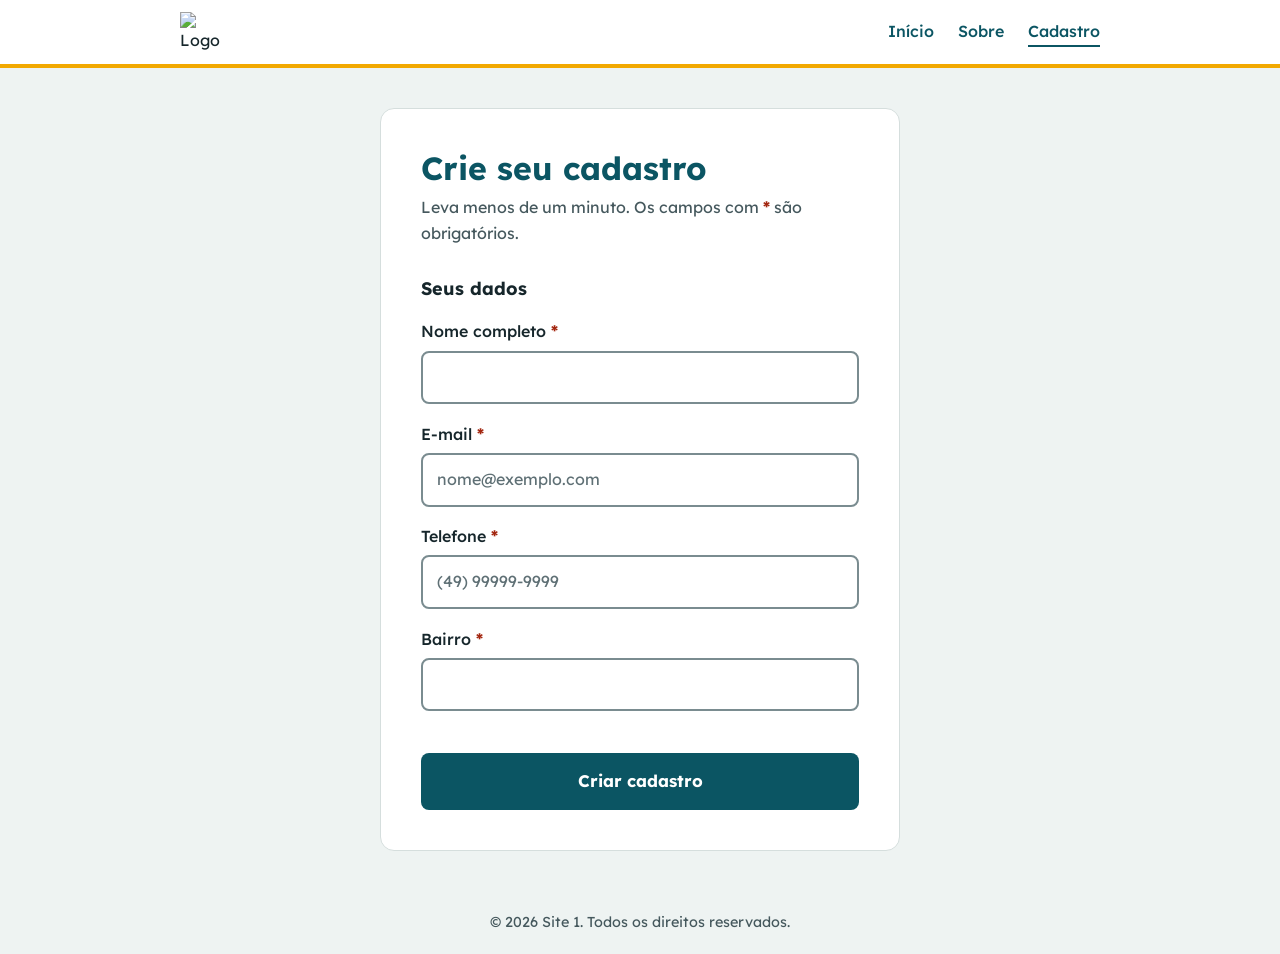
<file: cadastro.html>
<!DOCTYPE html>
<!-- lang="pt-BR" ajuda leitores de tela a pronunciar o texto corretamente -->
<html lang="pt-BR">
<head>
  <meta charset="UTF-8">
  <!-- Necessário para a página ficar responsiva no celular -->
  <meta name="viewport" content="width=device-width, initial-scale=1">
  <title>Cadastro | Site 1</title>

  <!-- Fonte Lexend (Google Fonts). Se não carregar, o CSS usa uma fonte do sistema -->
  <link rel="preconnect" href="https://fonts.googleapis.com">
  <link rel="preconnect" href="https://fonts.gstatic.com" crossorigin>
  <link href="https://fonts.googleapis.com/css2?family=Lexend:wght@400;500;700&display=swap" rel="stylesheet">

  <link rel="stylesheet" href="cadastro.css">
</head>
<body>

  <!-- Link para quem navega só pelo teclado pular direto ao formulário -->
  <a class="pular-menu" href="#conteudo">Ir para o formulário</a>

  <!-- CABEÇALHO: logo + menu de navegação -->
  <header class="topo">
    <div class="topo__conteudo">
      <!-- Imagem com texto alternativo (alt). Troque pelo seu logo. -->
      <img class="logo"
          rc="data:image/svg+xml;utf8,<svg xmlns='http://www.w3.org/2000/svg' viewBox='0 0 48 48'><rect width='48' height='48' rx='10' fill='%230B5563'/><path d='M14 32V16h6l4 8 4-8h6v16h-5V24l-3 6h-4l-3-6v8z' fill='white'/></svg>"
          alt="Logotipo do Site 1" width="40" height="40">

      <nav aria-label="Menu principal">
        <ul class="menu">
          <li><a href="index.html">Início</a></li>
          <li><a href="sobre.html">Sobre</a></li>
          <li><a href="cadastro.html" aria-current="page">Cadastro</a></li>
        </ul>
      </nav>
    </div>
  </header>

  <!-- CONTEÚDO PRINCIPAL: só existe um <main> por página -->
  <main id="conteudo">
    <section class="cadastro" aria-labelledby="titulo-cadastro">

      <!-- Título e texto de apoio: primeiro nível da hierarquia visual -->
      <h1 id="titulo-cadastro">Crie seu cadastro</h1>
      <p class="apoio">Leva menos de um minuto. Os campos com <span class="obrigatorio-marca" aria-hidden="true">*</span> são obrigatórios.</p>

      <!-- FORMULÁRIO -->
      <form action="#" method="post">

        <!-- fieldset agrupa campos relacionados; legend dá nome ao grupo -->
        <fieldset>
          <legend>Seus dados</legend>

          <!-- Cada label se liga ao campo pelo par for="..." / id="..." -->
          <div class="campo">
            <label for="nome">Nome completo <span class="obrigatorio-marca" aria-hidden="true">*</span></label>
            <input type="text" id="nome" name="nome" autocomplete="name" required>
          </div>

          <div class="campo">
            <label for="email">E-mail <span class="obrigatorio-marca" aria-hidden="true">*</span></label>
            <input type="email" id="email" name="email" autocomplete="email"
                placeholder="nome@exemplo.com" required>
          </div>

          <div class="campo">
            <label for="telefone">Telefone <span class="obrigatorio-marca" aria-hidden="true">*</span></label>
            <input type="tel" id="telefone" name="telefone" autocomplete="tel"
            placeholder="(49) 99999-9999" required>
          </div>

          <div class="campo">
            <label for="bairro">Bairro <span class="obrigatorio-marca" aria-hidden="true">*</span></label>
            <input type="text" id="bairro" name="bairro" required>
          </div>
        </fieldset>

        <!-- Botão de envio com destaque (estilo no CSS) -->
        <button type="submit" class="botao">Criar cadastro</button>
      </form>
    </section>
  </main>

  <!-- RODAPÉ -->
  <footer class="rodape">
    <p>&copy; 2026 Site 1. Todos os direitos reservados.</p>
  </footer>

</body>
</html>
</file>
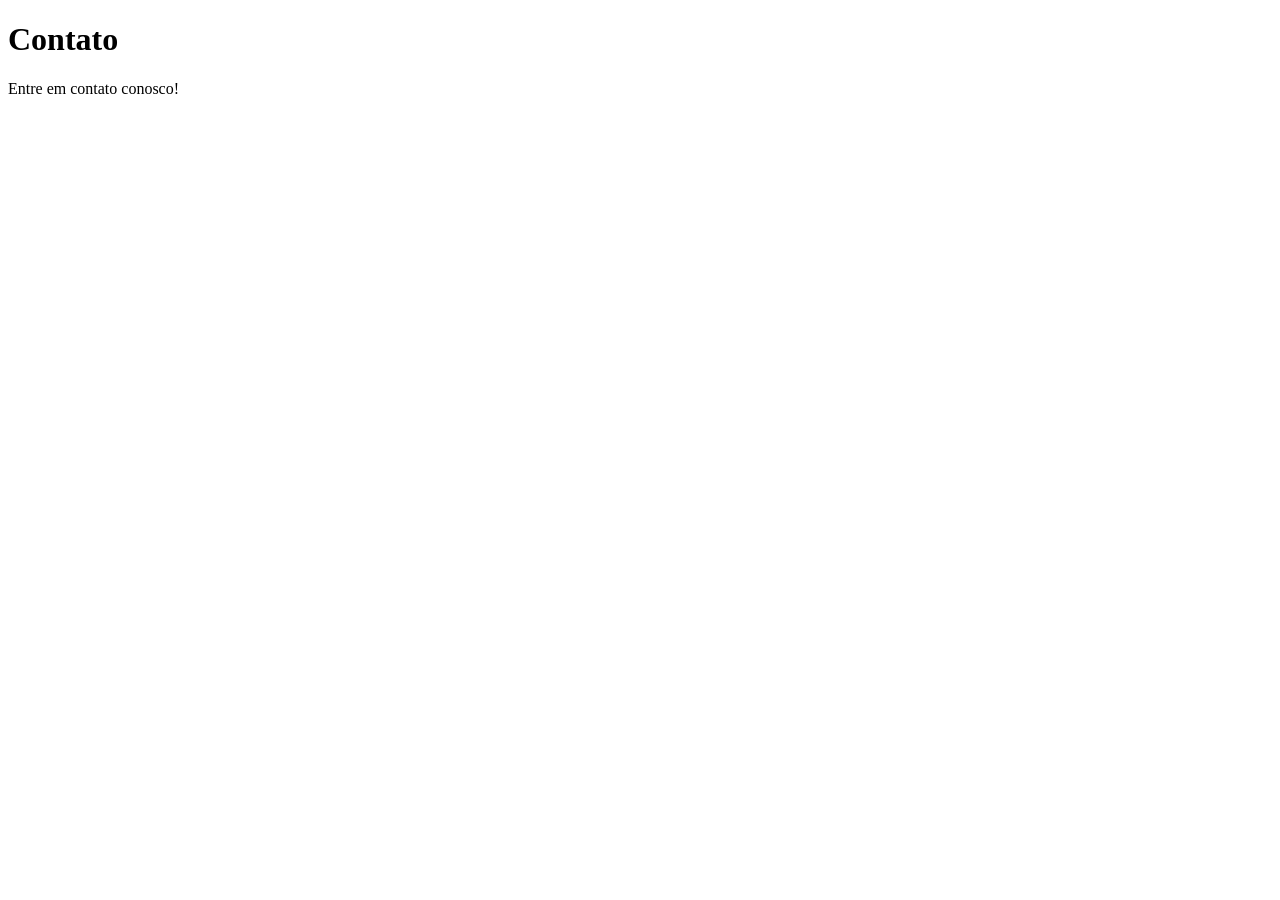
<file: contato.html>
<!DOCTYPE html> 
<html lang="en">
<head>
    <meta charset="UTF-8">
    <meta name="viewport" content="width=device-width, initial-scale=1.0">
    <title>Contato</title>
</head>
<body>
    <h1>Contato</h1>
    <p>Entre em contato conosco!</p>
</body>
</html>
</file>
<file: cadastro.css>
/* =========================================================
   cadastro.css — Site 1
   ========================================================= */

/* ---------- VARIÁVEIS: paleta e fonte do projeto ----------
   Troque os valores aqui para mudar o visual da página toda.
   Contrastes calculados: texto #16262B sobre #EEF3F2 e
   branco sobre #0B5563 passam de 7:1 (nível AAA). */
:root {
  --cor-fundo: #EEF3F2;        /* fundo da página */
  --cor-cartao: #FFFFFF;       /* fundo do formulário */
  --cor-texto: #16262B;        /* texto principal */
  --cor-apoio: #45585D;        /* texto de apoio (contraste 6:1) */
  --cor-primaria: #0B5563;     /* botão, links, títulos */
  --cor-primaria-escura: #083B45; /* hover do botão */
  --cor-destaque: #F2A900;     /* faixa do topo e foco */
  --cor-borda: #7A8C90;        /* borda dos campos */
  --fonte: "Lexend", system-ui, -apple-system, "Segoe UI", Arial, sans-serif;
}

/* ---------- RESET BÁSICO ---------- */
*, *::before, *::after { box-sizing: border-box; }

body {
  margin: 0;
  min-height: 100vh;
  display: flex;
  flex-direction: column;      /* mantém o rodapé embaixo em páginas curtas */
  font-family: var(--fonte);
  font-size: 1rem;
  line-height: 1.6;
  color: var(--cor-texto);
  background: var(--cor-fundo);
}

/* ---------- ACESSIBILIDADE: link "pular para o conteúdo" ----------
   Fica escondido até receber foco pelo Tab. */
.pular-menu {
  position: absolute;
  left: 1rem;
  top: -4rem;
  padding: .6rem 1rem;
  background: var(--cor-primaria);
  color: #fff;
  border-radius: 6px;
  z-index: 10;
}
.pular-menu:focus { top: 1rem; }

/* ---------- FOCO VISÍVEL (navegação por teclado) ---------- */
a:focus-visible,
button:focus-visible,
input:focus-visible {
  outline: 3px solid var(--cor-primaria);
  outline-offset: 3px;
}

/* ---------- CABEÇALHO ---------- */
.topo {
  background: var(--cor-cartao);
  border-bottom: 4px solid var(--cor-destaque);
}
.topo__conteudo {
  max-width: 960px;
  margin: 0 auto;
  padding: .75rem 1.25rem;
  display: flex;
  align-items: center;
  justify-content: space-between;
  gap: 1rem;
}

.menu {
  display: flex;
  gap: 1.5rem;
  margin: 0;
  padding: 0;
  list-style: none;
}
.menu a {
  color: var(--cor-primaria);
  font-weight: 500;
  text-decoration: none;
  padding: .25rem 0;
  border-bottom: 2px solid transparent;
}
.menu a:hover,
.menu a[aria-current="page"] {
  border-bottom-color: var(--cor-primaria);
}

/* ---------- CONTEÚDO PRINCIPAL ---------- */
main {
  flex: 1;                      /* ocupa o espaço restante da tela */
  padding: 2.5rem 1.25rem;
}

.cadastro {
  max-width: 520px;
  margin: 0 auto;
  background: var(--cor-cartao);
  padding: 2.5rem;
  border-radius: 14px;
  border: 1px solid #D5DEDD;
}

/* Hierarquia visual: título > texto de apoio > campos */
h1 {
  margin: 0 0 .5rem;
  font-size: 2rem;
  line-height: 1.2;
  color: var(--cor-primaria);
}
.apoio {
  margin: 0 0 1.75rem;
  color: var(--cor-apoio);
}
.obrigatorio-marca { color: #A3260F; font-weight: 700; }

/* ---------- FORMULÁRIO ---------- */
fieldset {
  border: 0;
  margin: 0 0 1.5rem;
  padding: 0;
}
legend {
  padding: 0;
  margin-bottom: 1rem;
  font-size: 1.125rem;
  font-weight: 700;
}

.campo { margin-bottom: 1.1rem; }

label {
  display: block;
  margin-bottom: .35rem;
  font-weight: 500;
}

input {
  width: 100%;
  padding: .75rem .9rem;
  font: inherit;
  color: var(--cor-texto);
  background: #fff;
  border: 2px solid var(--cor-borda);
  border-radius: 8px;
}
input::placeholder { color: #5F7075; }
input:focus { border-color: var(--cor-primaria); }

/* Mostra erro só depois que a pessoa mexeu no campo */
input:user-invalid { border-color: #A3260F; }

/* ---------- BOTÃO DE ENVIO ---------- */
.botao {
  width: 100%;
  padding: .95rem 1.25rem;
  font: inherit;
  font-size: 1.05rem;
  font-weight: 700;
  color: #fff;
  background: var(--cor-primaria);
  border: 0;
  border-radius: 8px;
  cursor: pointer;
  transition: background-color .2s, transform .2s;
}
/* Efeito de hover */
.botao:hover {
  background: var(--cor-primaria-escura);
  transform: translateY(-2px);  
}
.botao:active { transform: translateY(0); }

/* ---------- RODAPÉ ---------- */
.rodape {
  padding: 1.25rem;
  text-align: center;
  color: var(--cor-apoio);
  font-size: .9rem;
}
.rodape p { margin: 0; }

/* ---------- RESPEITA QUEM DESATIVA ANIMAÇÕES ---------- */
@media (prefers-reduced-motion: reduce) {
  .botao { transition: none; }
  .botao:hover { transform: none; }
}

/* =========================================================
   RESPONSIVO
   Tablet e desktop usam o layout base acima (cartão centralizado).
   Até 767px (celular): menos espaço lateral e menu empilhado.
   ========================================================= */
@media (max-width: 767px) {
  .topo__conteudo {
    flex-direction: column;
    gap: .5rem;
  }
  .menu { gap: 1rem; }

  main { padding: 1rem .75rem 2rem; }

  .cadastro {
    padding: 1.5rem 1.25rem;
    border-radius: 10px;
  }
  h1 { font-size: 1.6rem; }

  /* 16px evita o zoom automático do iPhone ao tocar no campo */
  input { font-size: 1rem; }
}
</file>
